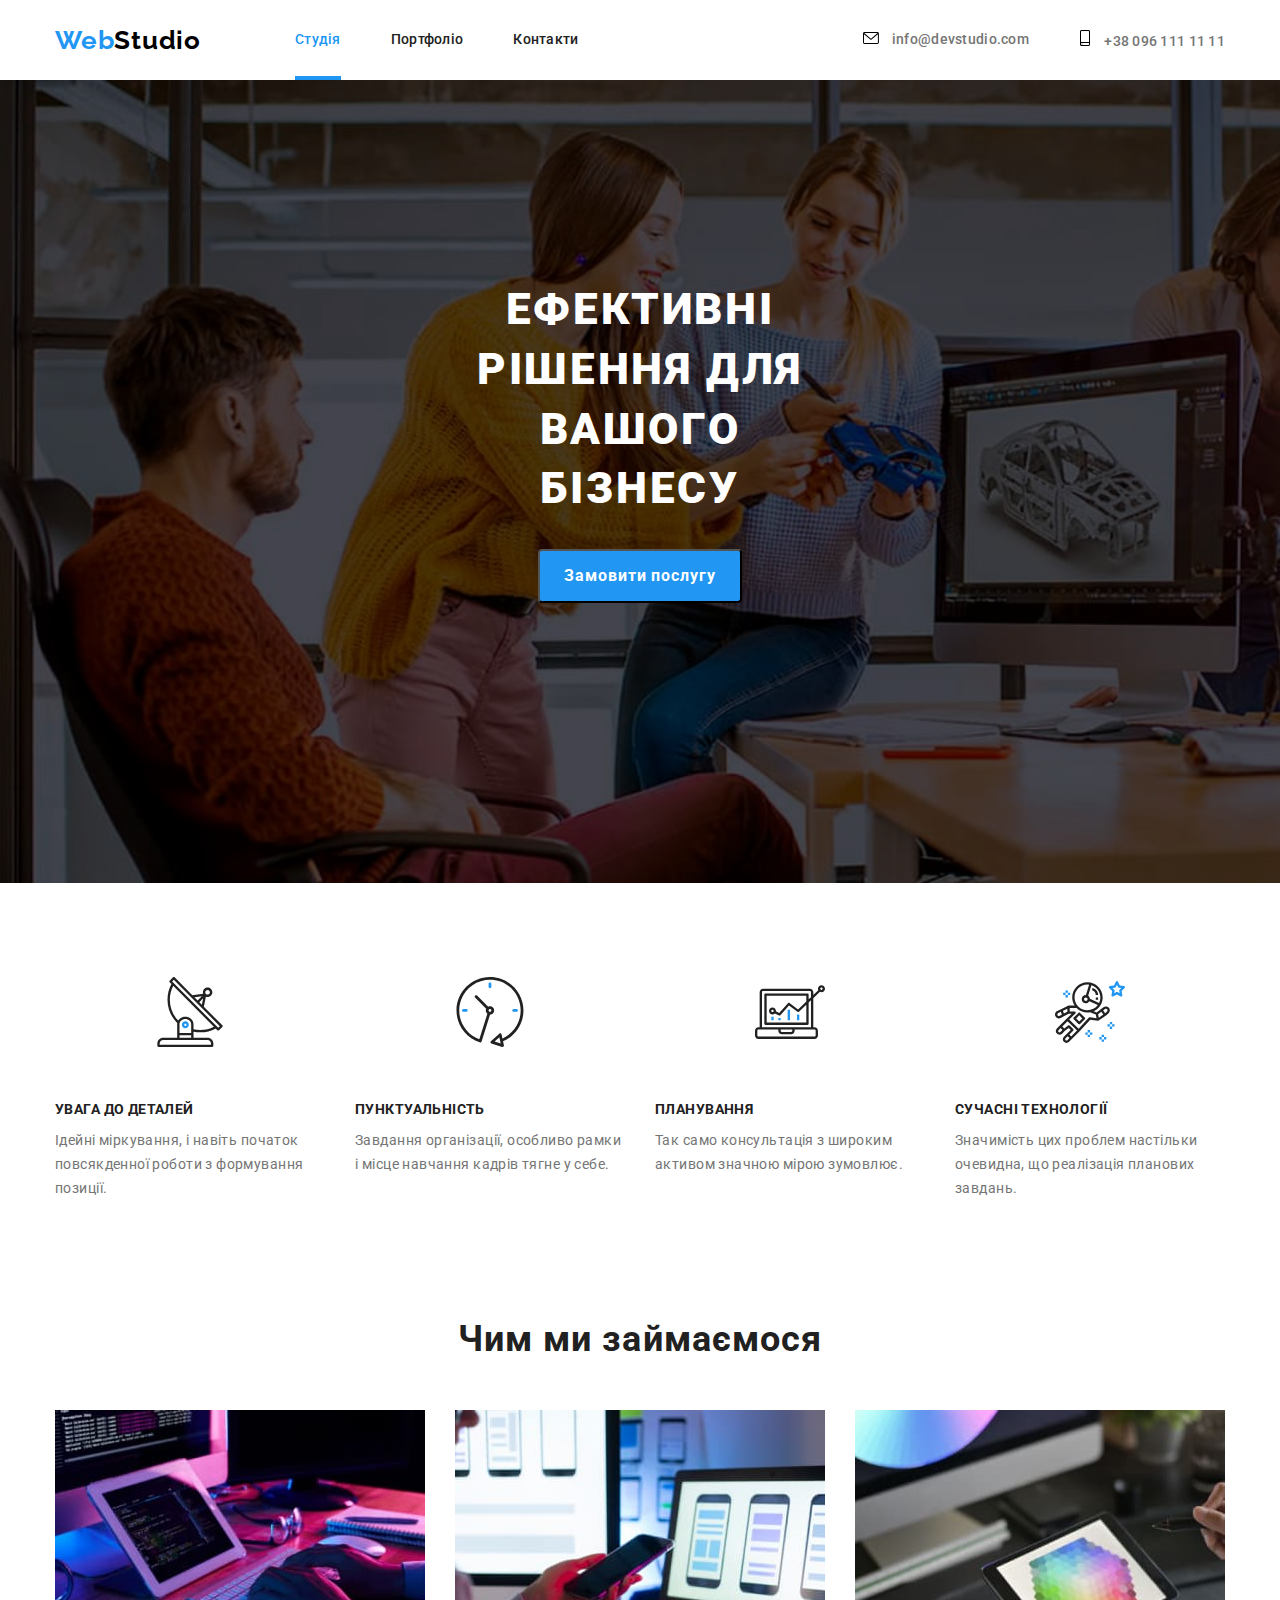
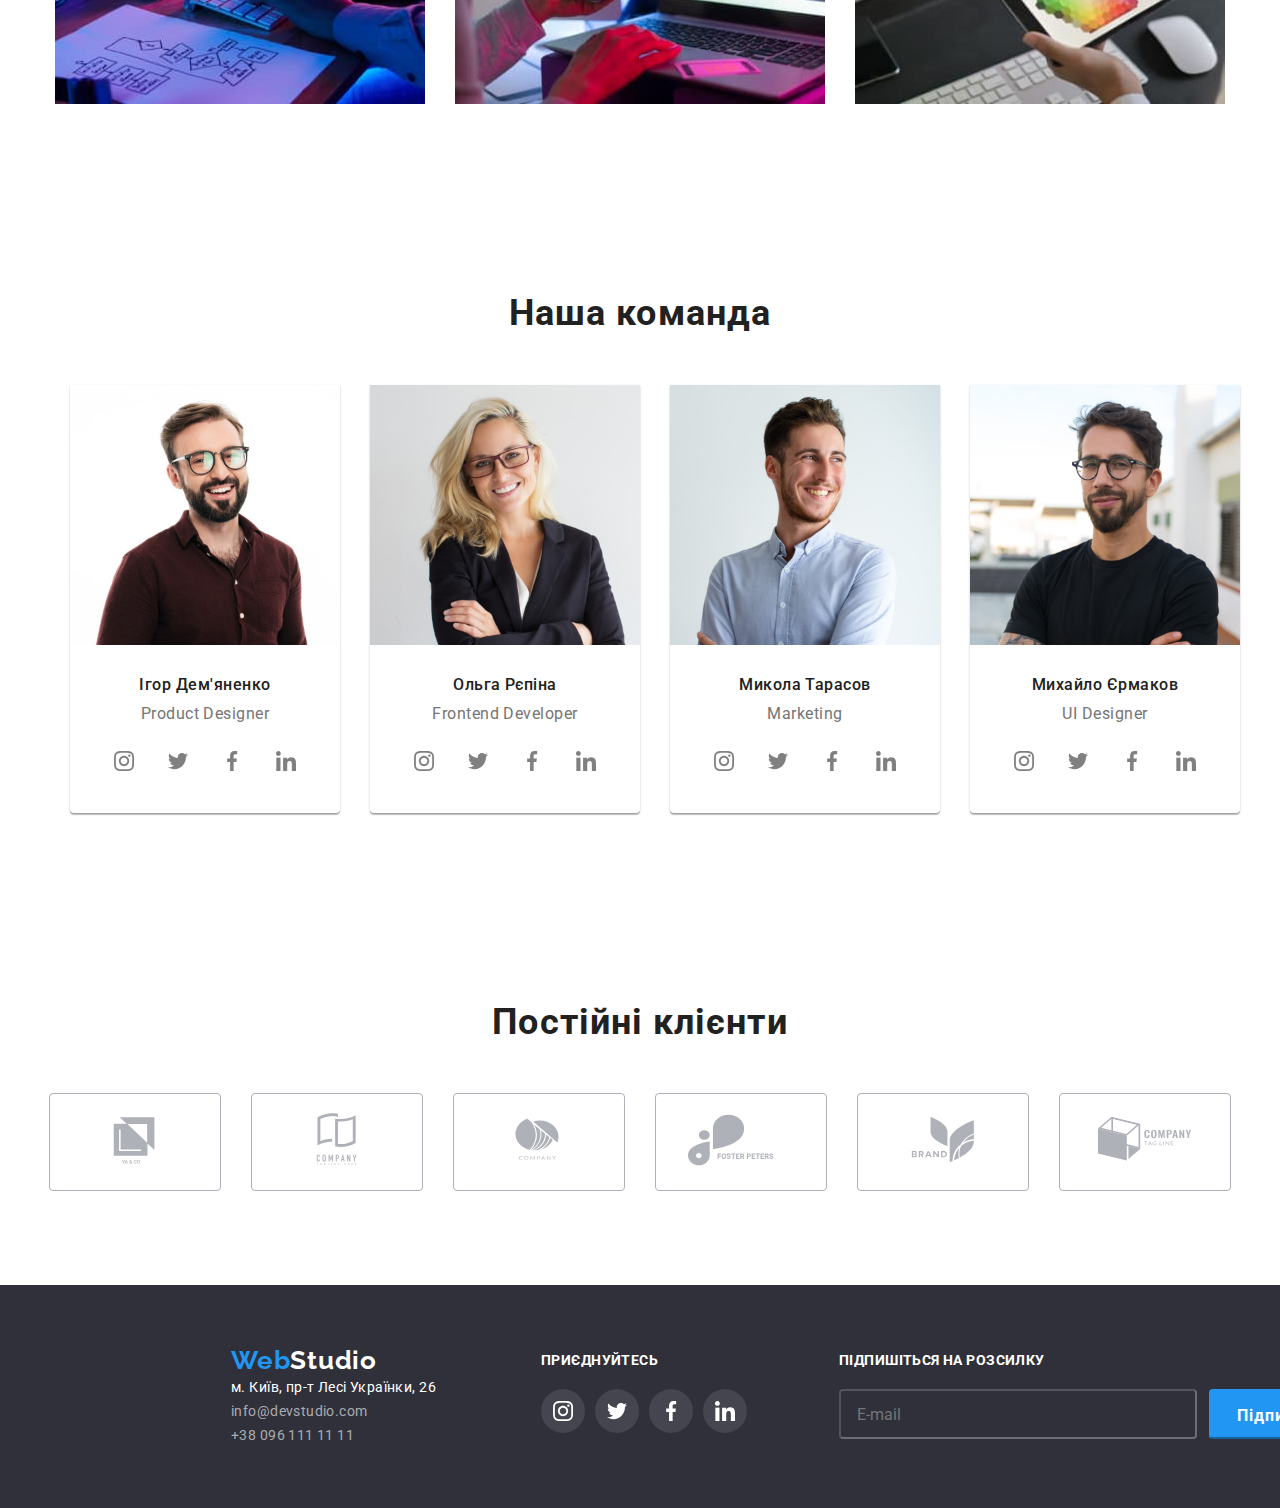
<file: index.html>
<!DOCTYPE html>
<html lang="uk">
<head>
    <meta charset="UTF-8">
    <meta http-equiv="X-UA-Compatible" content="IE=edge">
    <meta name="viewport" content="width=device-width, initial-scale=1.0">
    <title>WebStudio</title>
    <link rel="preconnect" href="https://fonts.googleapis.com">
    <link rel="preconnect" href="https://fonts.gstatic.com" crossorigin>
    <link
        href="https://fonts.googleapis.com/css2?family=Montserrat:wght@400;700&family=Raleway:wght@700&family=Roboto:wght@400;500;700;900&display=swap"
        rel="stylesheet">
        <link rel="stylesheet" href="https://cdnjs.cloudflare.com/ajax/libs/modern-normalize/1.1.0/modern-normalize.min.css">
    <!-- <link rel="stylesheet" href="./css/styles.css"> -->
    <link rel="stylesheet" href="./css/main.min.css"> 
</head>

<!-- Header -->
<body> 
    <header class="header">
        <div class="container header__container">    
        <nav class="navigation">
            <ul class="navigation__list list">
               <li class="logo"><a class="logo__link link" href="./index.html" lang="en">Web<span class="theme-white">Studio</span></a></li> 
                <li class="navigation__item"><a class="navigation__link navigation__link--active-page link" href="./index.html">Студія</a></li>
                <li class="navigation__item"><a class="navigation__link link" href="./portfolio.html">Портфоліо</a></li>
                <li class="navigation__item"><a class="navigation__link link" href="#contacts">Контакти</a></li>
            </ul>
        </nav>
        <ul class="list header-contact">
        <li class="header-contact__item"><a class="header-contact__link link" href="">
            <svg class="header-contact__img" width="16" height="12">
                <use href="./images/sprite.svg#icon-envelope"></use>
            </svg>
            info@devstudio.com</a></li>
        <li class="header-contact__item"><a class="header-contact__link link" href="tel:+380961111111">
           <svg class="header-contact__img" width="12" height="16">
            <use href="./images/sprite.svg#icon-smartphone"></use>
           </svg> +38 096 111 11 11</a></li>
        </ul>
    </div>
    </header>

    <!-- Hero -->
    <main> 
    <section class="hero"> 
        <div class="hero-container">
<h1 class="main-title">Ефективні рішення для вашого бізнесу</h1> 
<button class="modal-btn" type="button" data-modal-open>Замовити послугу</button>
</div>
</section>

<!-- About -->
<section class="section">
    <div class="container">
<ul class="about-list list">
    <li class="about-list__item  icon-antenna">
        <svg class="about-list__img" width="70" height="70">
            <use href="./images/sprite.svg#icon-antenna"></use>
        </svg>
        <h2 class="about-list__title">Увага до деталей</h2>
    <p class="about-list__description">Ідейні міркування, і навіть початок повсякденної роботи з формування позиції.</p>
    </li>
    <li class="about-list__item icon-clock">
        <svg class="about-list__img" width="70" height="70">
            <use href="./images/sprite.svg#icon-clock"></use>
        </svg>
        <h2 class="about-list__title">Пунктуальність</h2>
    <p class="about-list__description">Завдання організації, особливо рамки і місце навчання кадрів тягне у себе.</p>
    </li>
    <li class="about-list__item icon-diagram">
        <svg class="about-list__img" width="70" height="70">
            <use href="./images/sprite.svg#icon-diagram"></use>
        </svg>
        <h2 class="about-list__title">Планування</h2>
    <p class="about-list__description">Так само консультація з широким активом значною мірою зумовлює.</p>
    </li>
    <li class="about-list__item icon-astronaut">
        <svg class="about-list__img" width="70" height="70">
            <use href="./images/sprite.svg#icon-astronaut"></use>
        </svg>
        <h2 class="about-list__title">Сучасні технології</h2>
    <p class="about-list__description">Значимість цих проблем настільки очевидна, що реалізація планових завдань.</p>
    </li>
</ul>
    <h3 class="section-title">Чим ми займаємося</h3>
    <ul class="about__card list">
    <li class="about__card-item">
        <img src="./images/box1.jpg" alt="Планшет на столі" height="294">
    </li>  
    <li class="about__card-item">
        <img src="./images/box2.jpg" alt="Створювання мобільних додатків" height="294"> 
    </li> 
    <li class="about__card-item">
        <img src="./images/box3.jpg" alt="Планшет з кольоровим малюнком" height="294">
    </li>
    </ul>
    </div>
</section> 

<!-- Our team -->
<section class="section  team-container">
    <div class="container">
    <h3 class="section-title">Наша команда</h3>
    <ul class="section-team-list container list">
        <li class="team-card">
            <img class="team-card-img" src="./images/team-card-1.jpg" alt="Ігор Дем'яненко" height="260">
            <div class="employees-content-wraper">
            <p class="team-desc">Ігор Дем'яненко</p>
            <p class="prof-desc" lang="en">Product Designer</p>
               <ul class="social-list list">
                 <li class="social-list__item"> <a class="social-list__link" href="">
                <svg class="social-list__icon" width="20" height="20">
                <use href="./images/sprite.svg#icon-instagram"></use>
            </svg>
         </a>
        </li>
        <li class="social-list__item"> <a class="social-list__link" href="">
                <svg class="social-list__icon" width="20" height="20">
                    <use href="./images/sprite.svg#icon-twitter"></use>
                </svg>
            </a>
        </li>
        <li class="social-list__item"> <a class="social-list__link" href="">
                <svg class="social-list__icon" width="20" height="20">
                    <use href="./images/sprite.svg#icon-facebook"></use>
                </svg>
            </a>
        </li>
        <li class="social-list__item"> <a class="social-list__link" href="">
                <svg class="social-list__icon" width="20" height="20">
                    <use href="./images/sprite.svg#icon-linkedin"></use>
                </svg>
            </a>
        </li>
        </ul> 
        </div>

        </li>
        <li class="team-card">
            <img class="team-card-img" src="./images/team-card-2.jpg" alt="Ольга Рєпіна" height="260">
            <div class="employees-content-wraper">
            <p class="team-desc">Ольга Рєпіна</p>
            <p class="prof-desc" lang="en">Frontend Developer</p>
            <ul class="social-list list">
                <li class="social-list__item"> <a class="social-list__link" href="">
                        <svg class="social-list__icon" width="20" height="20">
                            <use href="./images/sprite.svg#icon-instagram"></use>
                        </svg>
                    </a>
                </li>
                <li class="social-list__item"> <a class="social-list__link" href="">
                        <svg class="social-list__icon" width="20" height="20">
                            <use href="./images/sprite.svg#icon-twitter"></use>
                        </svg>
                    </a>
                </li>
                <li class="social-list__item"> <a class="social-list__link" href="">
                        <svg class="social-list__icon" width="20" height="20">
                            <use href="./images/sprite.svg#icon-facebook"></use>
                        </svg>
                    </a>
                </li>
                <li class="social-list__item"> <a class="social-list__link" href="">
                        <svg class="social-list__icon" width="20" height="20">
                            <use href="./images/sprite.svg#icon-linkedin"></use>
                        </svg>
                    </a>
                </li>
            </ul>
        </div>
        <li class="team-card">
            <img class="team-card-img" src="./images/team-card-3.jpg" alt="Микола Тарасов" height="260">
            <div class="employees-content-wraper">
            <p class="team-desc">Микола Тарасов </p>
            <p class="prof-desc" lang="en">Marketing</p>
            <ul class="social-list list">
                <li class="social-list__item"> <a class="social-list__link" href="">
                        <svg class="social-list__icon" width="20" height="20">
                            <use href="./images/sprite.svg#icon-instagram"></use>
                        </svg>
                    </a>
                </li>
                <li class="social-list__item"> <a class="social-list__link" href="">
                        <svg class="social-list__icon" width="20" height="20">
                            <use href="./images/sprite.svg#icon-twitter"></use>
                        </svg>
                    </a>
                </li>
                <li class="social-list__item"> <a class="social-list__link" href="">
                        <svg class="social-list__icon" width="20" height="20">
                            <use href="./images/sprite.svg#icon-facebook"></use>
                        </svg>
                    </a>
                </li>
                <li class="social-list__item"> <a class="social-list__link" href="">
                        <svg class="social-list__icon" width="20" height="20">
                            <use href="./images/sprite.svg#icon-linkedin"></use>
                        </svg>
                    </a>
                </li>
            </ul>
       
        <li class="team-card">
            <img class="team-card-img" src="./images/team-card-4.jpg" alt="Михайло Єрмаков"  height="260">
            <div class="employees-content-wraper">
            <p class="team-desc">Михайло Єрмаков</p>
                <p class="prof-desc" lang="en">UI Designer</p>
                <ul class="social-list list">
                    <li class="social-list__item"> <a class="social-list__link" href="">
                            <svg class="social-list__icon" width="20" height="20">
                                <use href="./images/sprite.svg#icon-instagram"></use>
                            </svg>
                        </a>
                    </li>
                    <li class="social-list__item"> <a class="social-list__link" href="">
                            <svg class="social-list__icon" width="20" height="20">
                                <use href="./images/sprite.svg#icon-twitter"></use>
                            </svg>
                        </a>
                    </li>
                    <li class="social-list__item"> <a class="social-list__link" href="">
                            <svg class="social-list__icon" width="20" height="20">
                                <use href="./images/sprite.svg#icon-facebook"></use>
                            </svg>
                        </a>
                    </li>
                    <li class="social-list__item"> <a class="social-list__link" href="">
                            <svg class="social-list__icon" width="20" height="20">
                                <use href="./images/sprite.svg#icon-linkedin"></use>
                            </svg>
                        </a>
                    </li>
                </ul>
    </div>
    </ul>
</section>
</div>

<!-- Regular customers -->
<section class="section ">
    <div class="container">
        <h3 class="section-title">Постійні клієнти</h3>
        <ul class="list customers-list">
            <li class="customers-list-item" >
                <a class="customers-list-link" href="">
                    <svg class="customers-list-icon" width="106" height="60">
                        <use href="./images/sprite.svg#icon-logo1"></use>
                    </svg>
                </a>
            </li>
            <li class="customers-list-item">
                <a class="customers-list-link" href="">
                    <svg class="customers-list-icon" width="106" height="60">
                        <use href="./images/sprite.svg#icon-logo2"></use>
                    </svg>
                </a>
            </li>
            <li class="customers-list-item">
                <a class="customers-list-link" href="">
                    <svg class="customers-list-icon" width="106" height="60">
                        <use href="./images/sprite.svg#icon-logo3"></use>
                    </svg>
                </a>
            </li>
            <li class="customers-list-item">
                <a class="customers-list-link" href="">
                    <svg class="customers-list-icon" width="106" height="60">
                        <use href="./images/sprite.svg#icon-logo4"></use>
                    </svg>
                </a>
            </li>
            <li class="customers-list-item">
                <a class="customers-list-link" href="">
                    <svg class="customers-list-icon" width="106" height="60">
                        <use href="./images/sprite.svg#icon-logo5"></use>
                    </svg>
                </a>
            </li>
            <li class="customers-list-item">
                <a class="customers-list-link" href="">
                    <svg class="customers-list-icon" width="106" height="60">
                        <use href="./images/sprite.svg#icon-logo6"></use>
                    </svg>
                </a>
            </li>
        </ul>
    </div>

</section>
    </main>

    <!-- Footer -->
    <footer class="footer">
        <div class="container footer__address">
            <div class="footer__left">
        <a class="logo__link logo__link link" href="./index.html" lang="en">Web<span class="logo__link--theme-dark">Studio</span> </a>
<address>
    <ul class="contacts-list list">
   <li><a class="contacts-list__address link" href="https://goo.gl/maps/F2XNy4cZ5n9jZTvD7" target="_blank" rel="noopener noreferrer">м. Київ, пр-т Лесі Українки, 26</a> 
</li> 
      <li><a class="contacts-list__link link" href="mailto:info@devstudio.com">info@devstudio.com</a>
     </li> 
    <li> <a class="contacts-list__link link" href="tel:+380961111111">+38 096 111 11 11</a> </li>
</ul>
</address>
</div>
<div class="footer__right">
    <div class="footer-social-list">
<h2 class="about-list__title about-list__title--theme-dark">Приєднуйтесь</h2>
<ul class="social-list list">
    <li class="social-list__item"> <a class="social-list__link social-list__link--theme-dark" href="">
            <svg class="social-list__icon social-list__icon--theme-dark" width="20" height="20">
                <use href="./images/sprite.svg#icon-instagram"></use>
            </svg>
        </a>
    </li>
    <li class="social-list__item"> <a class="social-list__link social-list__link--theme-dark" href="">
            <svg class="social-list__icon social-list__icon--theme-dark" width="20" height="20">
                <use href="./images/sprite.svg#icon-twitter"></use>
            </svg>
        </a>
    </li>
    <li class="social-list__item"> <a class="social-list__link social-list__link--theme-dark" href="">
            <svg class="social-list__icon social-list__icon--theme-dark" width="20" height="20">
                <use href="./images/sprite.svg#icon-facebook"></use>
            </svg>
        </a>
    </li>
    <li class="social-list__item"> <a class="social-list__link social-list__link--theme-dark" href="">
            <svg class="social-list__icon social-list__icon--theme-dark" width="20" height="20">
                <use href="./images/sprite.svg#icon-linkedin"></use>
            </svg>
        </a>
    </li>
</ul>
</div>
<div class="footer-form-field">
<form class="subscription-form">
    <p class="about-list__title about-list__title--theme-dark">Підпишіться на розсилку</p>
    <input type="email" class="subscription-form__input" placeholder="E-mail" name="user-email">
</form>
<button class="footer-form-button" type="submit">Підписатися
    <svg class="footer-form-button__icon" width="24" height="24"><use href="./images/sprite.svg#icon-icon-send"></use></svg>
</button>
</div>
</div>
</div>
</footer>

<!-- Modal window -->
<div class="backdrop is-hidden" data-modal>
    <div class="modal">
        <button type="button" class="modal-close-btn" data-modal-close>
            <svg class="modal-close-icon" width="18" height="18">
                <use href="./images/sprite.svg#icon-close"></use>
            </svg>
        </button>
        <form class="contact-form">
            <p class="modal-title">Залиште свої дані, ми вам передзвонимо</p>
            <label class="contact-form-field"> <span class="contact-form">Ім'я</span>
                <span  class="contact-form-input-wrapper">
                <input name="user-name" class="contact-form-input" type="text" 
                placeholder="Your name" 
                pattern="^[a-zA-Z]+\s[a-zA-Z]+$" 
                minlength="2"
                required>
                <svg class="contact-form-icon" width="18" height="18">
                    <use href="././images/sprite.svg#icon-person-black"></use>
                </svg>
                <span>
            </label>
            <label class="contact-form-field"><span class="contact-form">Телефон</span>
                <span class="contact-form-input-wrapper">
                <input name="user_phone" class="contact-form-input" type="tel"
                placeholder="Your phone number" required
                pattern="[0-9]{3}-[0-9]{3}-[0-9]{2}-[0-9]{2}"
                title="xxx-xx-xx-xx">
                <svg class="contact-form-icon" width="18" height="18">
                    <use href="./images/sprite.svg#icon-phone-black"></use>
                </svg>
            </span>
            </label>
            <label class="contact-form-field"><span class="contact-form">Пошта</span>
                <span class="contact-form-input-wrapper">
                <input name="user_mail" class="contact-form-input" type="email" 
                placeholder="Your mail" required>
                <svg class="contact-form-icon" width="18" height="18">
                    <use href="./images/sprite.svg#icon-email-black"></use>
                </svg>
            </span>
            </label>
            <label class="contact-form-field"><span class="contact-form">Коментар</span>
                <textarea name="user_message" class="contact-form-message" placeholder="Введіть текст"></textarea>
            </label>
            <div class="contact-form-checkbox-wrapper">
                <input name="accept-policy" type="checkbox" class="contact-form-checkbox visually-hidden" id="policy-checkbox" required>
                <label for="policy-checkbox" class="contact-form-checkbox-label">Погоджуюся з розсилкою та приймаю &nbsp <a href="" class="contact-form-checkbox-link">Умови договору</a></label>
            </div>
                <button type="submit" class="contact-form-submit-button">Відправити</button>
            </div>
        </form>
    </div>
</div>
<script src="./js/modal.js"></script>
</body>
</html>
</file>
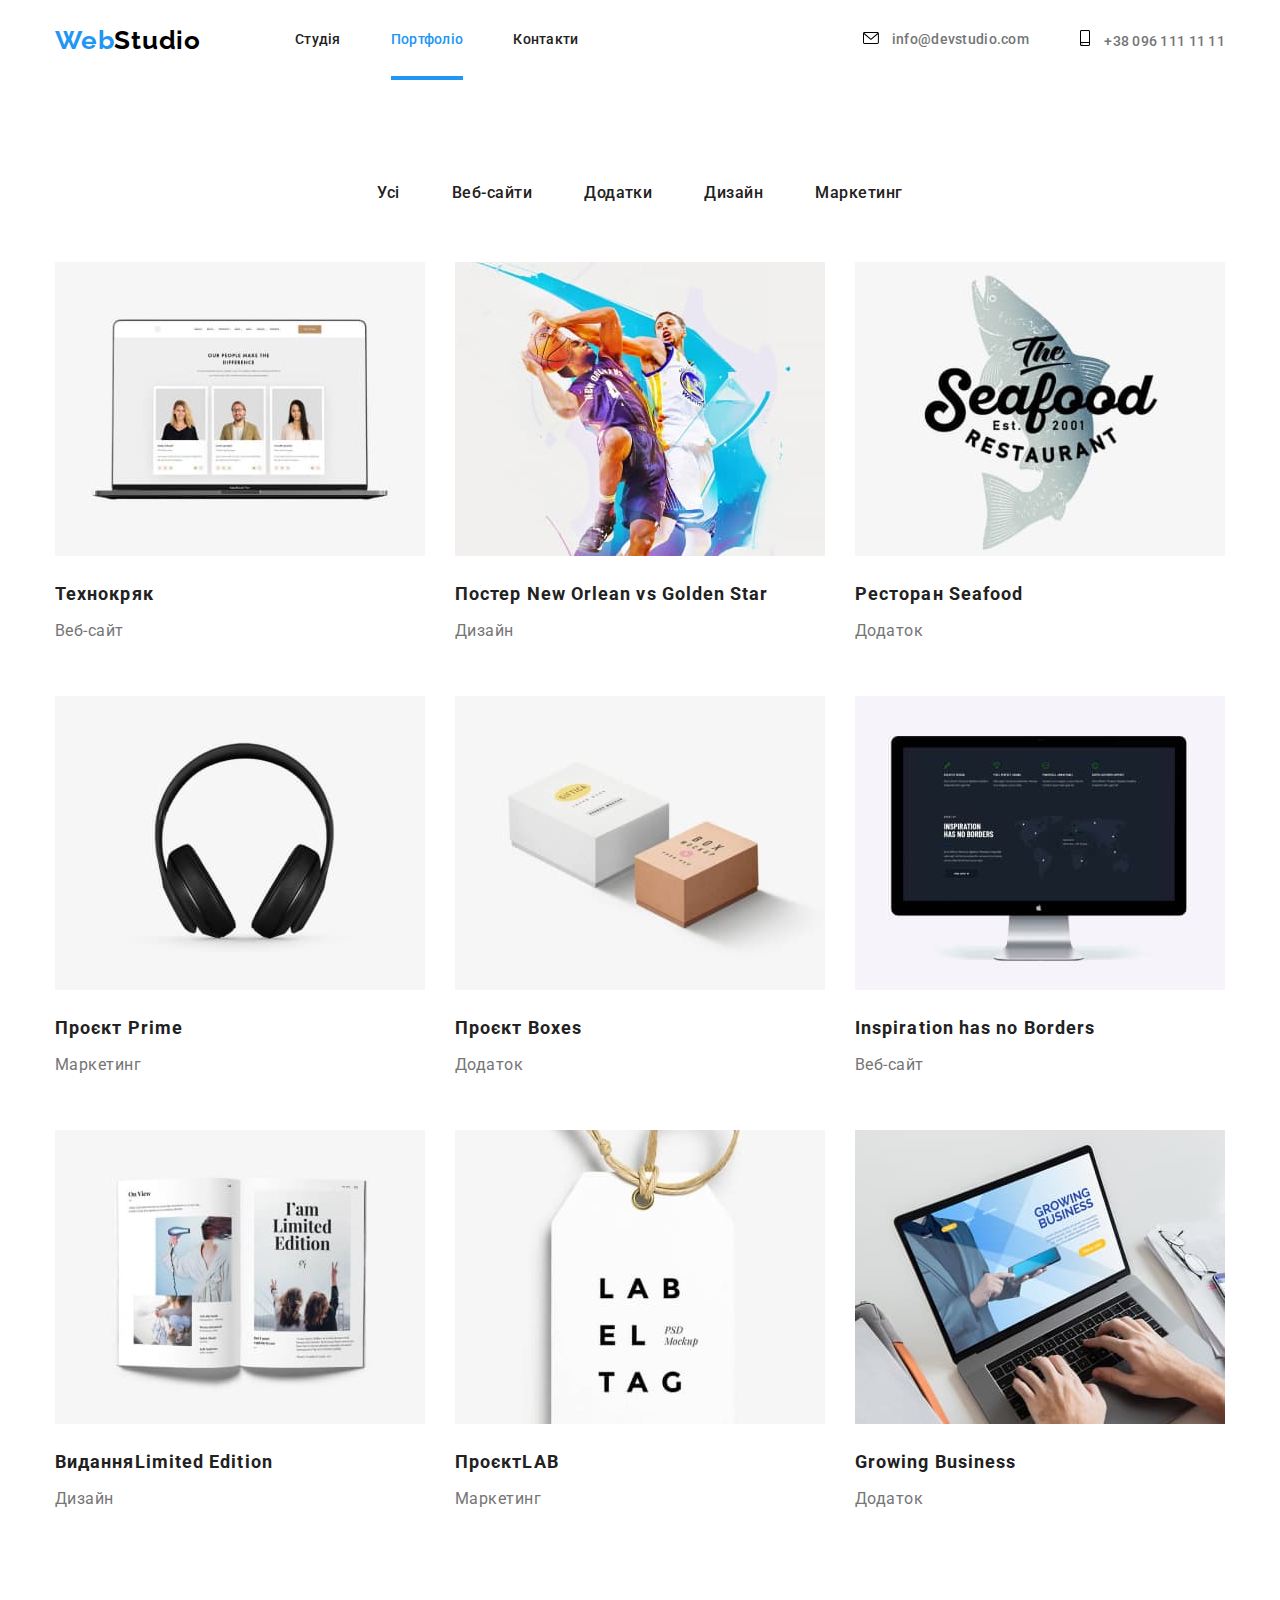
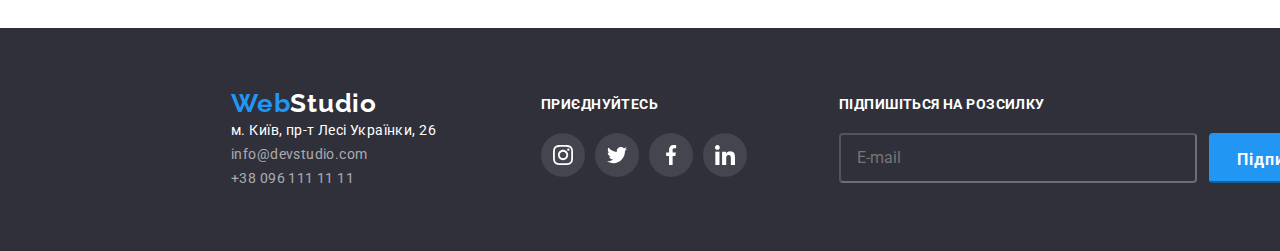
<file: portfolio.html>
<!DOCTYPE html>
<html lang="uk">
<head>
    <meta charset="UTF-8">
    <meta http-equiv="X-UA-Compatible" content="IE=edge">
    <meta name="viewport" content="width=device-width, initial-scale=1.0">
    <title>Portfolio</title>
    <link rel="preconnect" href="https://fonts.googleapis.com">
    <link rel="preconnect" href="https://fonts.gstatic.com" crossorigin>
    <link
        href="https://fonts.googleapis.com/css2?family=Montserrat:wght@400;700&family=Raleway:wght@700&family=Roboto:wght@400;500;700;900&display=swap"
        rel="stylesheet">
        <link rel="stylesheet" href="https://cdnjs.cloudflare.com/ajax/libs/modern-normalize/1.1.0/modern-normalize.min.css">
    <!-- <link rel="stylesheet" href="./css/styles.css"> -->
    <link rel="stylesheet" href="./css/main.min.css">
    </head>
    
    <!-- Header -->
    
    <body>
        <header class="header">
            <div class="container header__container">
                <nav class="navigation">
                    <ul class="navigation__list list">
                        <li class="logo"><a class="logo__link link" href="./index.html" lang="en">Web<span
                                    class="theme-white">Studio</span></a></li>
                        <li class="navigation__item"><a class="navigation__link link"
                                href="./index.html">Студія</a></li>
                        <li class="navigation__item"><a class="navigation__link navigation__link--active-page link" href="./portfolio.html">Портфоліо</a>
                        </li>
                        <li class="navigation__item"><a class="navigation__link link" href="#contacts">Контакти</a></li>
                    </ul>
                </nav>
                <ul class="list header-contact">
                    <li class="header-contact__item"><a class="header-contact__link link" href="">
                            <svg class="header-contact__img" width="16" height="12">
                                <use href="./images/sprite.svg#icon-envelope"></use>
                            </svg>
                            info@devstudio.com</a></li>
                    <li class="header-contact__item"><a class="header-contact__link link" href="tel:+380961111111">
                            <svg class="header-contact__img" width="12" height="16">
                                <use href="./images/sprite.svg#icon-smartphone"></use>
                            </svg> +38 096 111 11 11</a></li>
                </ul>
            </div>
        </header>


        <!-- Main -->
        <main>
        <section class="portfolio">
            <div class="container">
            <ul class="filters-list list">
        <li class="filters-list-item"> <a class="link filters-btn" href="">Усі</a></li>
        <li class="filters-list-item"> <a class="link filters-btn" href="">Веб-сайти</a></li>
        <li class="filters-list-item"> <a class="link filters-btn" href="">Додатки</a></li>
        <li class="filters-list-item"> <a class="link filters-btn" href="">Дизайн</a></li>
        <li class="filters-list-item"> <a class="link filters-btn" href="">Маркетинг</a></li>
        </ul>
        <ul class="project-list list">
            <li class="project-card"><a class="project-card-img link" href=""><img  src="./images/technokryak.jpg" alt="Технокряк" height="294"><p class="project-card-name">Технокряк</p>
            <p class="project-card-desc">Веб-сайт</p>
        </a>
          
            </li>
            <li class="project-card"> <a class="link" href=""><img src="./images/new_orlean.jpg" alt="Новий Орлеан проти Золотої Зірки" height="294"><p class="project-card-name">Постер <span lang="en">New Orlean vs Golden Star</span> </p>
            <p class="project-card-desc">Дизайн</p>
        </a>
                
            </li>
            <li class="project-card"> <a class="link" href=""><img src="./images/seafood.jpg" alt="Ресторан морепродуктів" height="294">
            <p class="project-card-name">Ресторан <span lang="en">Seafood</span></p>
            <p class="project-card-desc">Додаток</p>
        </a> 
                
            </li>
            <li class="project-card"> <a class="link" href=""><img src="./images/project-prime.jpg" alt="Проект Прайм" height="294">
                <p class="project-card-name">Проєкт <span lang="en">Prime</span> </p>
                <p class="project-card-desc">Маркетинг</p>
            </a> 
            
            </li>
            <li class="project-card"> <a class="link" href=""><img  src="./images/project-boxes.jpg" alt="Проект Коробки" height="294"><p class="project-card-name">Проєкт <span lang="en">Boxes</span> </p>
            <p class="project-card-desc">Додаток</p>
        </a> 
           
            </li>
            <li class="project-card"> <a class="link" href=""><img src="./images/inspiration.jpg" alt="Натхнення не має кордонів" height="294"><p class="project-card-name" lang="en">Inspiration has no Borders</p>
            <p class="project-card-desc">Веб-сайт</p>
        </a> 

            </li>
            <li class="project-card"> <a class="link" href=""><img src="./images/limited-editions.jpg" alt="Обмежене видання" height="294"><p class="project-card-name">Видання<span lang="en">Limited Edition</span> </p>
            <p class="project-card-desc">Дизайн</p>
        </a> 
               
            </li>
            <li class="project-card"><a class="link" href=""><img src="./images/project-lab.jpg" alt="Проєкт ЛАБ" height="294"><p class="project-card-name">Проєкт<span lang="en">LAB</span></p>
            <p class="project-card-desc">Маркетинг</p>
        </a>
                
            </li>
            <li class="project-card"><a class="link" href=""><img src="./images/growing-business.jpg" alt="Зростаючий бізнес" height="294"><p class="project-card-name" lang="en">Growing Business</p>
            <p class="project-card-desc">Додаток</p>
        </a> 
               
            </li>
        </ul>
        </div>
        </section>
        </main>

    <!-- Footer -->
    <footer class="footer">
        <div class="container footer__address">
            <div class="footer__left">
                <a class="logo__link logo__link link" href="./index.html" lang="en">Web<span
                        class="logo__link--theme-dark">Studio</span> </a>
                <address>
                    <ul class="contacts-list list">
                        <li><a class="contacts-list__address link" href="https://goo.gl/maps/F2XNy4cZ5n9jZTvD7"
                                target="_blank" rel="noopener noreferrer">м. Київ, пр-т Лесі Українки, 26</a>
                        </li>
                        <li><a class="contacts-list__link link" href="mailto:info@devstudio.com">info@devstudio.com</a>
                        </li>
                        <li> <a class="contacts-list__link link" href="tel:+380961111111">+38 096 111 11 11</a> </li>
                    </ul>
                </address>
            </div>
            <div class="footer__right">
                <div class="footer-social-list">
                    <h2 class="about-list__title about-list__title--theme-dark">Приєднуйтесь</h2>
                    <ul class="social-list list">
                        <li class="social-list__item"> <a class="social-list__link social-list__link--theme-dark" href="">
                                <svg class="social-list__icon social-list__icon--theme-dark" width="20" height="20">
                                    <use href="./images/sprite.svg#icon-instagram"></use>
                                </svg>
                            </a>
                        </li>
                        <li class="social-list__item"> <a class="social-list__link social-list__link--theme-dark" href="">
                                <svg class="social-list__icon social-list__icon--theme-dark" width="20" height="20">
                                    <use href="./images/sprite.svg#icon-twitter"></use>
                                </svg>
                            </a>
                        </li>
                        <li class="social-list__item"> <a class="social-list__link social-list__link--theme-dark" href="">
                                <svg class="social-list__icon social-list__icon--theme-dark" width="20" height="20">
                                    <use href="./images/sprite.svg#icon-facebook"></use>
                                </svg>
                            </a>
                        </li>
                        <li class="social-list__item"> <a class="social-list__link social-list__link--theme-dark" href="">
                                <svg class="social-list__icon social-list__icon--theme-dark" width="20" height="20">
                                    <use href="./images/sprite.svg#icon-linkedin"></use>
                                </svg>
                            </a>
                        </li>
                    </ul>
                </div>
                <div class="footer-form-field">
                    <form class="subscription-form">
                        <p class="about-list__title about-list__title--theme-dark">Підпишіться на розсилку</p>
                        <input type="email" class="subscription-form__input" placeholder="E-mail" name="user-email">
                    </form>
                    <button class="footer-form-button" type="submit">Підписатися
                        <svg class="footer-form-button__icon" width="24" height="24">
                            <use href="./images/sprite.svg#icon-icon-send"></use>
                        </svg>
                    </button>
                </div>
            </div>
        </div>
    </footer>
    </body>
    
    </html>
</file>
<file: css/styles.css>
/* :root {
    --accent-color: #2196F3;
    --primary-font-family: 'Roboto',
        sans-serif;
    --secondary-font-family: 'Raleway',
            sans-serif;
            --primary-color:#212121;
            --secondary-color:#757575;
}

h1, h2, h3, p {
    margin-top: 0px;
    margin-bottom: 0px;
}

ul,li {
    margin-top: 0px;
    margin-bottom: 0px;
    padding-left: 0px;
}

img {
    display: block;
}

.list{
    list-style:none;
}
.link {
    text-decoration: none;
}
body{
    font-family: var(--primary-font-family);
    color: var(--primary-color);
} */


/* Start header */


/* .header-container{
    display: flex;
    align-items: center;
    justify-content: space-between;
}

a.active-page{
   color: #2196F3;
}
a.active-page::after{
    content: "";
    position: absolute;
    height: 4px;
    width: 100%;
    bottom: 0;
    left: 0;
    background-color: var(--accent-color);
}

.nav-list {
    display: flex;
    align-items: center;
}

.nav-list-item:not(:last-child) {
    margin-right: 50px;
}

.nav-list-link
 {
    display: block;
    position: relative;
        font-weight: 500;
        font-size: 14px;
        line-height: 1.14;
        letter-spacing: 0.02em;
        padding-top: 32px;
        padding-bottom: 32px;
        color:var(--primary-color);
        transition: color 250ms cubic-bezier(0.4, 0, 0.2, 1);
}
.nav-list-link:hover,
.nav-list-link:focus
 {
     color: var(--accent-color);
}
.nav-list-link:hover:after,
.nav-list-link:focus:after {
    color: var(--accent-color);
}
.header-contact{
    display: flex;
}
.contact-mail,
.contact-number
{
        font-weight: 500;
        font-size: 14px;
        line-height: 1.14;
        letter-spacing: 0.02em;
        color: var(--secondary-color);
        padding-top: 32px;
        padding-bottom: 32px;
        transition: color 250ms cubic-bezier(0.4, 0, 0.2, 1);
}
.contact-mail,
.contact-number:not(:last-child) 
{
margin-right: 50px;
} */
/* .contact-mail:hover,
.contact-mail:focus,
.contact-number:hover,
.contact-number:focus
 {
    color: var(--accent-color);
}
.contact-img{
    margin-right: 10px;
    transition: fill 250ms cubic-bezier(0.4, 0, 0.2, 1);
}
.contact-item:hover .contact-img{
    fill:var(--accent-color);
} */

/* End header */


/* Start components */
/* .container {
    width: 1200px;
    padding-right: 15px;
    padding-left: 15px;
    margin-left: auto;
    margin-right: auto;
}

.section
{  
    padding-top: 94px;
    padding-bottom: 94px;
} */

/* .logo {
    font-family: 'Raleway',
        sans-serif;
        display: block;
    font-weight: 700;
    font-size: 26px;
    line-height: 1.19;
    letter-spacing: 0.03em;
    color: #2196F3;
    margin-right: 94px;
}

.theme-white {
    color: #000000;
}

.theme-dark{
    color: #FFFFFF;
    }
.theme-dark .social-list-icon{
        fill: #FFFFFF;
     } */
    

/* .section-title {
        font-weight: 700;
        font-size: 36px;
        line-height: 1.17;
        text-align: center;
        letter-spacing: 0.03em;
        margin-bottom: 50px;
} */

/* End components */

/* Start hero */

/* .hero {
        padding-top: 200px;
        padding-right: 452px;
        padding-bottom: 280px;
        padding-left: 452px;
        text-align: center;
        background-color: rgba(47, 48, 58, 0.4);
        background-image:linear-gradient(rgba(0,0,0,0.5), rgba(0,0,0,0.5)), url(../images/comand.jpg);
        background-size:cover;
        } */

/* .main-title {
        font-weight: 900;
        font-size: 44px;
        line-height: 1.36;
        letter-spacing: 0.06em;
        text-transform: uppercase;
        color: #FFFFFF;
        margin-bottom: 30px;
} */

/* .modal-btn
 {
    padding: 10px 24px 10px 24px;
    font-family: var(--primary-font-family); 
    font-weight: 700;
        font-size: 16px;
        line-height: 1.88;
        align-items: center;
        letter-spacing: 0.06em;
        color: #FFFFFF;
        background: #2196F3;
        min-width: 200px; 
        border-radius: 4px;
        cursor: pointer;
        transition: background-color 250ms cubic-bezier(0.4, 0, 0.2, 1);
}

.modal-btn:hover,
.modal-btn:focus
{
    background-color: var(--accent-color);
}

.modal-btn:active{
background-color: #188CE8;
} */
/* End hero */

/* Start section */
/* .section-list{
    display: flex;
    flex-basis: calc((100%-3*30)/4);
}
.section-team-list{
display: flex;
flex-basis: calc((100%-3*30)/4);
flex-wrap: wrap;
}
.about{
    flex-basis: calc((100%-3*30)/4);
}
.about:not(:nth-child(4n)) {
    margin-right: 30px;
}
.icon-img {
    display: block;
    margin-bottom: 55px;
    margin-left: auto;
    margin-right: auto;
}

.section-item {
        font-weight: 700;
        font-size: 14px;
        line-height: 1.14;
        letter-spacing: 0.03em;
        text-transform: uppercase;
}

.description {
        font-size: 14px;
        line-height: 24px;
        letter-spacing: 0.03em;
        color: var(--secondary-color);
        margin-bottom: 118px;
        }

.section-card {
        display: flex;
        flex-wrap: wrap;
        flex-basis:calc((100%-2*30)/3);
}
.section-card-item:not(:nth-child(3n)) {
    margin-right: 30px;
}
.section-card-item:not(:nth-last-child(-n+3)){
    margin-bottom: 30px;
} */


/* End section*/

/* Start section team */
 .team-card{
    box-shadow: 0px 1px 3px rgba(0, 0, 0, 0.12), 0px 1px 1px rgba(0, 0, 0, 0.14), 0px 2px 1px rgba(0, 0, 0, 0.2);
        border-radius: 0px 0px 4px 4px;
}
.team-card:not( :nth-child(4n))
{
margin-right:30px;
}
.team-card:not( :nth-last-child(-n+4)){
    margin-bottom: 30px;
}

.employees-content-wraper{
    padding-left: 32px; 
    padding-right: 32px;
    padding-top: 30px;
    padding-bottom: 30px;
}

.team-desc {
        font-weight: 500;
        font-size: 16px;
        line-height: 1.19;
        text-align: center;
        letter-spacing: 0.03em;
        margin-bottom: 10px;
} 
.prof-desc {
        font-size: 16px;
        line-height: 1.19;
        text-align: center;
        letter-spacing: 0.03em; 
        color: var(--secondary-color);
        margin-bottom: 16px;
        } 

 .social-list{
    display: flex;
    justify-content:space-between;
}

.social-list-link {
    display: flex;
    align-items: center;
    justify-content: center;
    width: 44px;
    height: 44px;
    fill: gray;
    background-color: #FFFFFF;
    border-radius: 50%;
    transition: background-color 250ms cubic-bezier(0.4, 0, 0.2, 1), fill 250ms cubic-bezier(0.4, 0, 0.2, 1);
}

.social-list-link:hover,
.social-list-link:focus {
    background-color: var(--accent-color);
    fill: #FFFFFF;
}
/* End section team */

/* Start section customers */
.customers-list{
    display: flex;
    justify-content: center;
    flex-wrap:nowrap;
}
.customers-list-item{
    border: #AFB1B8 1px solid;
    border-radius: 4px;
    padding: 16px 32px;
    transition: border-color 250ms cubic-bezier(0.4, 0, 0.2, 1);
}
.customers-list-item:not(:nth-child(6n)){
margin-right: 30px;
}
.customers-list-icon{
fill:#AFB1B8;
transition: fill 250ms cubic-bezier(0.4, 0, 0.2, 1);
}
.customers-list-item:hover .customers-list-icon,
.customers-list-item:focus .customers-list-icon{
    fill: var(--accent-color);
}
.customers-list-item:hover,
.customers-list-item:focus
{
border-color: var(--accent-color);
}

/* Start footer */
.footer
{
    background-color:#2F303A;
    padding: 60px 216px 60px 216px;
}
.contacts-list .address {
    font-style: normal;
    font-weight: 400;
    font-size: 14px;
    line-height: 1.71;
    letter-spacing: 0.03em;
    color: #FFFFFF;
}
.contacts-list .address:hover,
.contacts-list .address:focus{
    color: var(--accent-color);
}
.contacts-link {
        font-style: normal;
        font-weight: 400;
        font-size: 14px;
        line-height: 1.71;
        letter-spacing: 0.03em;
        color: rgba(255, 255, 255, 0.6);
        transition: color 250ms cubic-bezier(0.4, 0, 0.2, 1);
}
.contacts-link:hover,
.contacts-link:focus{
    color: var(--accent-color);
}
.footer-address{
    display: flex;
    align-items: center;
}
.footer-right{
    display: flex;
    margin-left: 70px;
}
.social-list{
    width: 206px;
}

.theme-dark .social-list-link{
    background-color: rgba(255, 255, 255, 0.1);
}
.theme-dark .social-list-link:hover {
    background-color: var(--accent-color);
}
.theme-dark.section-item{
    margin-bottom: 20px;
}
.footer-form-field{
    margin-left: 92px;
}
.subscription-form-input{
width: 358px;
height: 50px;
padding-left: 16px;
border-radius: 4px;
border-color: rgba(255, 255, 255, 0.3);
background-color:#2F303A; 
}
.footer-form-button{
    display: block;
    font-family: var(--primary-font-family);
    height: 50px;
    min-width: 200px;
    padding: 28px 10px 28px 10px;
    background-color: var(--accent-color);
    text-align: center;
    color: #FFFFFF;
    border-color: var(--accent-color);
    border-radius: 4px;
    font-weight: 700;
        font-size: 16px;
        line-height: 1.875;
        letter-spacing: 0.06em;
        margin-left: 12px;
}
.footer-form-button-icon{
    fill: #FFFFFF;
}
.footer-form-field{
    display: flex;
} 




/* PORTFOLIO */
.portfolio{
    padding-top: 94px;
    padding-bottom: 94px;
}
.filters-list{
    display: flex;
    justify-content: center;
}
.filters-btn {
    display: inline-block;
    padding: 6px 22px;
    font-style: normal;
    font-weight: 500;
    font-size: 16px;
    line-height: 1.63;
    text-align: center;
    letter-spacing: 0.03em;
    color: var(--primary-color);
    transition: box-shadow 250ms cubic-bezier(0.4, 0, 0.2, 1),
    background-color 250ms cubic-bezier(0.4, 0, 0.2, 1);
}
.filters-btn:hover,
.filters-btn:focus {
    color: #FFFFFF;
    background-color: var(--accent-color);
    border-radius: 4px;
    box-shadow: 0px 3px 1px rgba(0, 0, 0, 0.1), 0px 1px 2px rgba(0, 0, 0, 0.08), 0px 2px 2px rgba(0, 0, 0, 0.12);
}
.filters-list-item{
    margin-bottom: 50px;
}
.filters-list-item:not(:last-child) {
    margin-right: 8px;
}
.project-list{
    display: flex;
    flex-basis: calc((100%-90)/3);
    flex-wrap: wrap;
}
.project-card{
    transition: box-shadow 250ms cubic-bezier(0.4, 0, 0.2, 1);
}
.project-card:not(:nth-child(3n)){
    margin-right: 30px;
}
.project-card:not(:nth-last-child(-n+3)){
    margin-bottom: 30px;
}
.project-card:hover,
.project-card:focus{
   box-shadow:0px 4px 4px rgba(0, 0, 0, 0.25); 
}
.project-card img{
    margin-bottom: 20px;
}
.project-card-name {
        font-weight: 700;
        font-size: 18px;
        line-height: 2;
        letter-spacing: 0.06em;
        margin-bottom: 4px;
        color:var(--primary-color) ;
}
.project-card-desc {
        font-size: 16px;
        line-height: 1.88;
        letter-spacing: 0.03em;
        color:var(--secondary-color);
        margin-bottom: 20px;
        }

        /* Start modal window */
        .backdrop{
            position: fixed;
            height: 100%;
            width: 100%;
            top: 0;
            left: 0;
            background-color: rgba(0, 0, 0, 0.2);
            transition:opacity 250ms cubic-bezier(0.4, 0, 0.2, 1), visibility 250ms cubic-bezier(0.4, 0, 0.2, 1);
        }
        .backdrop.is-hidden{
            opacity: 0;
            visibility: hidden;
            pointer-events: none;
        }
        .modal{
            position: absolute;
            padding: 40px;
            top: 50%;
            left: 50%;
            transform: translate(-50%,-50%);
            width: 528px;
            height: 581px;
            background-color: rgb(255, 255, 255);     
}
.modal-close-btn{
    display: flex;
    position: absolute;
    top: 8px;
    right: 8px;
    border: none;
    background-color:transparent;
    padding: 0;
    width: 30px;
    height: 30px;
    justify-content: center;
    align-items: center;
    cursor: pointer;
}
.modal-close-btn:hover{
    fill: var(--accent-color);
}
.modal-title{
        font-weight: 700;
        font-size: 20px;
        line-height: 1.15;
        text-align: center;
        letter-spacing: 0.03em;  
        color: var(--primary-color);
        margin-bottom: 12px;
}

.contact-form-field{
    display: block;
}
.contact-form-input{
    width: 100%;
    height: 40px;
    border: 1px solid rgba(33, 33, 33, 0.2);
    border-radius: 4px;
    padding-left: 42px;
    margin-top: 4px;
    margin-bottom: 10px;
}
.contact-form-input:hover,
.contact-form-input:focus{
    outline: none;
border: 4px solid var(--accent-color);
cursor: pointer;
}
.contact-form-input:hover+ .contact-form-icon{
    fill: var(--accent-color);
}
.contact-form-icon
{
    position: absolute;
    left: 12px;
    top: 50%;
    transform: translateY(-50%);
    transition: fill 250ms cubic-bezier(0.4, 0, 0.2, 1), border-color 250ms cubic-bezier(0.4, 0, 0.2, 1);
}

.contact-form-input-wrapper{
position: relative;
margin-top: 4px;
margin-bottom: 10px;
}
.contact-form{
        font-weight: 400;
        font-size: 12px;
        line-height: 1.16;  
        letter-spacing: 0.01em; 
        color: var(--secondary-color);
}

.contact-form-message{
    margin-top: 4px;
    margin-bottom: 20px;
    width: 100%;
    height: 100px;
    padding: 10px 15px;
    resize: none;
    border: 1px solid rgba(33, 33, 33, 0.2);
    border-radius: 4px;
}
.contact-form-message::placeholder{
    color: rgba(117, 117, 117, 0.5);
}
.contact-form-checkbox-link{
    text-decoration-line: underline;
        color: var(--accent-color);
}
.contact-form-checkbox-label{
    display: flex;
    align-items: center;
        font-weight: 400;
        font-size: 14px;
        line-height: 1.71;
        letter-spacing: 0.03em;   
        color: var(--secondary-color);
}
.contact-form-checkbox-wrapper{
    margin-bottom: 30px;
}

.contact-form-checkbox-label::before{
    display: inline-block;
    width: 16px;
    height: 15px;
    border: 1px solid #212121;
    content:"";
    cursor: pointer; 
    margin-right: 8px;
    transition: background-color 250ms cubic-bezier(0.4, 0, 0.2, 1), background-image 250ms cubic-bezier(0.4, 0, 0.2, 1), border-radius 250ms cubic-bezier(0.4, 0, 0.2, 1);
}
.contact-form-checkbox:checked +.contact-form-checkbox-label::before{
    background-image: url(../images/ok.svg);
    background-repeat: no-repeat;
    background-position: center;
    background-color: var(--accent-color);
    border-radius: 3px;
}

.contact-form-submit-button{
    display: block;
    font-family: var(--primary-font-family);
    margin: auto;
    padding: 10px 52px 10px 52px;
        font-weight: 700;
        font-size: 16px;
        line-height: 1.875;
        text-align: center;
        border-color: var(--accent-color);
        letter-spacing: 0.06em;
        color: #FFFFFF;
        background:var(--accent-color);
        box-shadow: 0px 4px 4px rgba(0, 0, 0, 0.15);
        border-radius: 4px;
        transition: background-color 250ms cubic-bezier(0.4, 0, 0.2, 1),border-color 250ms cubic-bezier(0.4, 0, 0.2, 1);
}
.contact-form-submit-button:hover,
.contact-form-submit-button:focus
{
background: #188CE8;
border-color: #188CE8;
}

/* .visually-hidden{
    position: absolute;
    width: 1px;
    height: 1px;
    margin: -1px;
    border: 0;
    padding: 0;
    white-space: nowrap;
    clip-path: inset(100%);
    clip:rect(0 0 0 0);
    overflow: hidden;
} */

html{
    box-sizing: border-box;
}
*, *::before,*::after{
    box-sizing: inherit;
}
</file>
<file: css/main.min.css>
:root{--accent-color: #2196F3;--primary-font-family: "Roboto", sans-serif;--secondary-font-family: "Raleway", sans-serif;--primary-color: #212121;--secondary-color: #757575}.visually-hidden{position:absolute;width:1px;height:1px;margin:-1px;border:0;padding:0;white-space:nowrap;clip-path:inset(100%);clip:rect(0 0 0 0);overflow:hidden}h1,h2,h3,p{margin-top:0px;margin-bottom:0px}ul,li{margin-top:0px;margin-bottom:0px;padding-left:0px}img{display:block}.list{list-style:none}.link{text-decoration:none}body{font-family:var(--primary-font-family);color:var(--primary-color)}.section{padding-top:94px;padding-bottom:94px}.container{width:1200px;padding-right:15px;padding-left:15px;margin-left:auto;margin-right:auto}.logo__link{font-family:"Raleway",sans-serif;display:block;font-weight:700;font-size:26px;line-height:1.19;letter-spacing:.03em;color:#2196f3;margin-right:94px}.theme-white{color:#000}.logo__link--theme-dark{margin-bottom:20px;margin-right:0px}.section-title{font-weight:700;font-size:36px;line-height:1.17;text-align:center;letter-spacing:.03em;margin-bottom:50px}.main-title{font-weight:900;font-size:44px;line-height:1.36;letter-spacing:.06em;text-transform:uppercase;color:#fff;margin-bottom:30px}.modal-btn{padding:10px 24px 10px 24px;font-family:var(--primary-font-family);font-weight:700;font-size:16px;line-height:1.88;align-items:center;letter-spacing:.06em;color:#fff;background:#2196f3;min-width:200px;border-radius:4px;cursor:pointer;transition:background-color 250ms cubic-bezier(0.4, 0, 0.2, 1)}.modal-btn:hover,.modal-btn:focus{background-color:var(--accent-color)}.modal-btn:active{background-color:#188ce8}.social-list{display:flex;justify-content:space-between}.social-list__link{display:flex;align-items:center;justify-content:center;width:44px;height:44px;fill:gray;background-color:#fff;border-radius:50%;transition:background-color 250ms cubic-bezier(0.4, 0, 0.2, 1),fill 250ms cubic-bezier(0.4, 0, 0.2, 1)}.social-list__link:hover,.social-list__link:focus{background-color:var(--accent-color);fill:#fff}.backdrop{position:fixed;height:100%;width:100%;top:0;left:0;background-color:rgba(0,0,0,.2);transition:opacity 250ms cubic-bezier(0.4, 0, 0.2, 1),visibility 250ms cubic-bezier(0.4, 0, 0.2, 1)}.backdrop.is-hidden{opacity:0;visibility:hidden;pointer-events:none}.modal{position:absolute;padding:40px;top:50%;left:50%;transform:translate(-50%, -50%);width:528px;height:581px;background-color:#fff}.modal-close-btn{display:flex;position:absolute;top:8px;right:8px;border:none;background-color:rgba(0,0,0,0);padding:0;width:30px;height:30px;justify-content:center;align-items:center;cursor:pointer}.modal-close-btn:hover{fill:var(--accent-color)}.modal-title{font-weight:700;font-size:20px;line-height:1.15;text-align:center;letter-spacing:.03em;color:var(--primary-color);margin-bottom:12px}.contact-form-field{display:block}.contact-form-input{width:100%;height:40px;border:1px solid rgba(33,33,33,.2);border-radius:4px;padding-left:42px;margin-top:4px;margin-bottom:10px}.contact-form-input:hover,.contact-form-input:focus{outline:none;border:1px solid var(--accent-color);cursor:pointer}.contact-form-icon{position:absolute;left:12px;top:50%;transform:translateY(-50%);transition:fill 250ms cubic-bezier(0.4, 0, 0.2, 1),border-color 250ms cubic-bezier(0.4, 0, 0.2, 1)}.contact-form-input:hover+.contact-form-icon{fill:var(--accent-color)}.contact-form-input-wrapper{position:relative;margin-top:4px;margin-bottom:10px}.contact-form{font-weight:400;font-size:12px;line-height:1.16;letter-spacing:.01em;color:var(--secondary-color)}.contact-form-message{margin-top:4px;margin-bottom:20px;width:100%;height:100px;padding:10px 15px;resize:none;border:1px solid rgba(33,33,33,.2);border-radius:4px}.contact-form-message::placeholder{color:rgba(117,117,117,.5)}.contact-form-message:hover,.contact-form-message:focus{border-color:var(--accent-color)}.contact-form-checkbox-link{text-decoration-line:underline;color:var(--accent-color)}.contact-form-checkbox-label{display:flex;align-items:center;font-weight:400;font-size:14px;line-height:1.71;letter-spacing:.03em;color:var(--secondary-color)}.contact-form-checkbox-label::before{display:inline-block;width:16px;height:15px;border:1px solid #212121;content:"";cursor:pointer;margin-right:8px;transition:background-color 250ms cubic-bezier(0.4, 0, 0.2, 1),background-image 250ms cubic-bezier(0.4, 0, 0.2, 1),border-radius 250ms cubic-bezier(0.4, 0, 0.2, 1)}.contact-form-checkbox:checked+.contact-form-checkbox-label::before{background-image:url(../images/ok.svg);background-repeat:no-repeat;background-position:center;background-color:var(--accent-color);border-radius:3px}.contact-form-checkbox-wrapper{margin-bottom:30px}.contact-form-submit-button{display:block;font-family:var(--primary-font-family);margin:auto;padding:10px 52px 10px 52px;font-weight:700;font-size:16px;line-height:1.875;text-align:center;border-color:var(--accent-color);letter-spacing:.06em;color:#fff;background:var(--accent-color);box-shadow:0px 4px 4px rgba(0,0,0,.15);border-radius:4px;transition:background-color 250ms cubic-bezier(0.4, 0, 0.2, 1),border-color 250ms cubic-bezier(0.4, 0, 0.2, 1)}.contact-form-submit-button:hover,.contact-form-submit-button:focus{background:#188ce8;border-color:#188ce8}.filters-list{display:flex;justify-content:center}.filters-btn{display:inline-block;padding:6px 22px;font-style:normal;font-weight:500;font-size:16px;line-height:1.63;text-align:center;letter-spacing:.03em;color:var(--primary-color);transition:box-shadow 250ms cubic-bezier(0.4, 0, 0.2, 1),background-color 250ms cubic-bezier(0.4, 0, 0.2, 1)}.filters-btn:hover,.filters-btn:focus{color:#fff;background-color:var(--accent-color);border-radius:4px;box-shadow:0px 3px 1px rgba(0,0,0,.1),0px 1px 2px rgba(0,0,0,.08),0px 2px 2px rgba(0,0,0,.12)}.filters-list-item{margin-bottom:50px}.filters-list-item:not(:last-child){margin-right:8px}.header__container{display:flex;align-items:center;justify-content:space-between}a.navigation__link--active-page{color:#2196f3}a.navigation__link--active-page::after{content:"";position:absolute;height:4px;width:100%;bottom:0;left:0;background-color:var(--accent-color)}.navigation__list{display:flex;align-items:center}.navigation__item:not(:last-child){margin-right:50px}.navigation__link{display:block;position:relative;font-weight:500;font-size:14px;line-height:1.14;letter-spacing:.02em;padding-top:32px;padding-bottom:32px;color:var(--primary-color);transition:color 250ms cubic-bezier(0.4, 0, 0.2, 1)}.navigation__link:hover,.navigation__link:focus{color:var(--accent-color)}.navigation__link:hover:after,.navigation__link:focus:after{color:var(--accent-color)}.header-contact{display:flex}.header-contact__link{font-weight:500;font-size:14px;line-height:1.14;letter-spacing:.02em;color:var(--secondary-color);padding-top:32px;padding-bottom:32px;transition:color 250ms cubic-bezier(0.4, 0, 0.2, 1)}.header-contact__link:hover,.header-contact__link:focus{color:var(--accent-color)}.header-contact__item:not(:last-child){margin-right:50px}.header-contact__img{margin-right:10px;transition:fill 250ms cubic-bezier(0.4, 0, 0.2, 1)}.header-contact__item:hover .header-contact__img{fill:var(--accent-color)}.hero{padding-top:200px;padding-right:452px;padding-bottom:280px;padding-left:452px;text-align:center;background-color:rgba(47,48,58,.4);background-image:linear-gradient(rgba(0, 0, 0, 0.5), rgba(0, 0, 0, 0.5)),url(../images/comand.jpg);background-size:cover}.about-list{display:flex;flex-basis:calc((100% - 90px)/4)}.about-list__item{flex-basis:calc((100% - 90px)/4)}.about-list__item:not(:nth-child(4n)){margin-right:30px}.about-list__img{display:block;margin-bottom:55px;margin-left:auto;margin-right:auto}.about-list__title{font-weight:700;font-size:14px;line-height:1.14;letter-spacing:.03em;text-transform:uppercase;margin-bottom:10px}.about-list__description{font-size:14px;line-height:24px;letter-spacing:.03em;color:var(--secondary-color);margin-bottom:118px}.about__card{display:flex;flex-wrap:wrap;flex-basis:calc((100% - 60px)/3)}.about__card-item:not(:nth-child(3n)){margin-right:30px}.about__card-item:not(:nth-last-child(-n+3)){margin-bottom:30px}.section-team-list{display:flex;flex-basis:calc((100% - 90px)/4);flex-wrap:wrap}.team-card{box-shadow:0px 1px 3px rgba(0,0,0,.12),0px 1px 1px rgba(0,0,0,.14),0px 2px 1px rgba(0,0,0,.2);border-radius:0px 0px 4px 4px}.team-card:not(:nth-child(4n)){margin-right:30px}.team-card:not(:nth-last-child(-n+4)){margin-bottom:30px}.employees-content-wraper{padding-left:32px;padding-right:32px;padding-top:30px;padding-bottom:30px}.team-desc{font-weight:500;font-size:16px;line-height:1.19;text-align:center;letter-spacing:.03em;margin-bottom:10px}.prof-desc{font-size:16px;line-height:1.19;text-align:center;letter-spacing:.03em;color:var(--secondary-color);margin-bottom:16px}.customers-list{display:flex;justify-content:center;flex-wrap:nowrap}.customers-list-item{border:#afb1b8 1px solid;border-radius:4px;padding:16px 32px;transition:border-color 250ms cubic-bezier(0.4, 0, 0.2, 1)}.customers-list-item:not(:nth-child(6n)){margin-right:30px}.customers-list-item:hover,.customers-list-item:focus{border-color:var(--accent-color)}.customers-list-icon{fill:#afb1b8;transition:fill 250ms cubic-bezier(0.4, 0, 0.2, 1)}.customers-list-item:hover .customers-list-icon,.customers-list-item:focus .customers-list-icon{fill:var(--accent-color)}.footer{background-color:#2f303a;padding:60px 216px 60px 216px}.contacts-list__address{font-style:normal;font-weight:400;font-size:14px;line-height:1.71;letter-spacing:.03em;color:#fff}.contacts-list__address:hover,.contacts-list__address:focus{color:var(--accent-color)}.logo__link--theme-dark{color:#fff;margin-bottom:20px;margin-right:0px}.contacts-list__link{font-style:normal;font-weight:400;font-size:14px;line-height:1.71;letter-spacing:.03em;color:rgba(255,255,255,.6);transition:color 250ms cubic-bezier(0.4, 0, 0.2, 1)}.contacts-list__link:hover,.contacts-list__link:focus{color:var(--accent-color)}.footer__address{display:flex;align-items:center}.footer__right{display:flex;margin-left:70px}.social-list{width:206px}.social-list__link--theme-dark{background-color:rgba(255,255,255,.1)}.social-list__link--theme-dark:hover{background-color:var(--accent-color)}.social-list__icon--theme-dark{fill:#fff}.about-list__title--theme-dark{color:#fff;margin-bottom:20px}.footer-form-field{display:flex;align-items:end;margin-left:92px}.subscription-form__input{width:358px;height:50px;padding-left:16px;border-radius:4px;color:#fff;border-color:rgba(255,255,255,.3);background-color:#2f303a}.footer-form-button{display:block;font-family:var(--primary-font-family);height:50px;min-width:200px;background-color:var(--accent-color);text-align:center;color:#fff;border-color:var(--accent-color);border-radius:4px;font-weight:700;font-size:16px;line-height:1.875;letter-spacing:.06em;margin-left:12px}.footer-form-button__icon{fill:#fff;margin-left:10px}.portfolio{padding-top:94px;padding-bottom:94px}.project-list{display:flex;flex-basis:calc((100% - 90px)/3);flex-wrap:wrap}.project-card{transition:box-shadow 250ms cubic-bezier(0.4, 0, 0.2, 1)}.project-card:hover,.project-card:focus{box-shadow:0px 4px 4px rgba(0,0,0,.25)}.project-card:not(:nth-child(3n)){margin-right:30px}.project-card:not(:nth-last-child(-n+3)){margin-bottom:30px}.project-card img{margin-bottom:20px}.project-card-name{font-weight:700;font-size:18px;line-height:2;letter-spacing:.06em;margin-bottom:4px;color:var(--primary-color)}.project-card-desc{font-size:16px;line-height:1.88;letter-spacing:.03em;color:var(--secondary-color);margin-bottom:20px}/*# sourceMappingURL=main.min.css.map */
</file>
